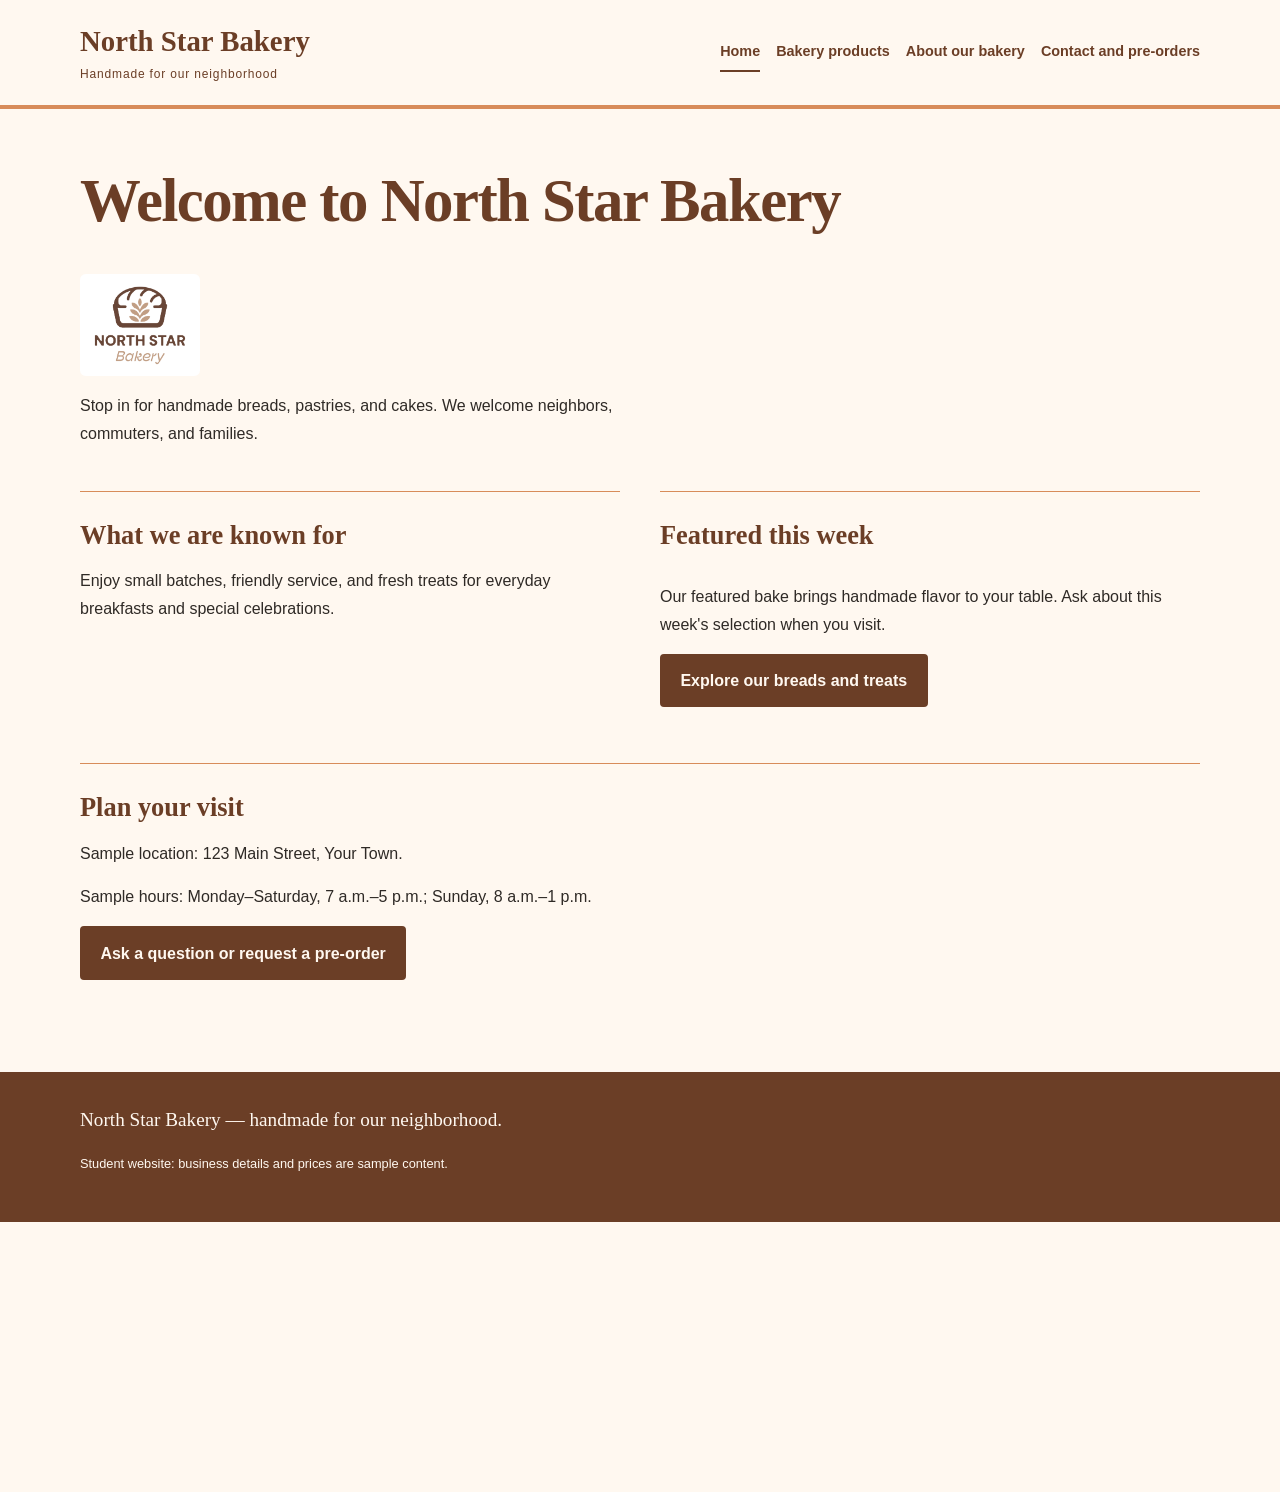
<file: index.html>
<!DOCTYPE html>
<html lang="en">
<head>
  <meta charset="UTF-8">
  <meta name="viewport" content="width=device-width, initial-scale=1">
  <title>Home | North Star Bakery</title>
  <link rel="stylesheet" href="styles.css">
</head>
<body>
<a href="#main-content">Skip to main content</a>
<header>
  <a class="brand" href="index.html">North Star Bakery<span>Handmade for our neighborhood</span></a>
  <nav aria-label="Main navigation">
    <ul>
      <li><a href="index.html" aria-current="page">Home</a></li>
      <li><a href="products.html">Bakery products</a></li>
      <li><a href="about.html">About our bakery</a></li>
      <li><a href="contact.html">Contact and pre-orders</a></li>
    </ul>
  </nav>
</header>
<main id="main-content" tabindex="-1">
  <h1>Welcome to North Star Bakery</h1>
  <img src="media/bakery-logo_c.png"
       alt="North Star Bakery logo" width="200">
  <p>Stop in for handmade breads, pastries, and cakes.
     We welcome neighbors, commuters, and families.</p>
  <section>
    <h2>What we are known for</h2>
    <p>Enjoy small batches, friendly service, and fresh treats
       for everyday breakfasts and special celebrations.</p>
  </section>
  <section>
    <h2>Featured this week</h2>
    <picture>
      <source media="(min-width: 768px)"
              srcset="media/bakery-feature-large_c.png">
      <img src="media/bakery-feature-small_c.png"
           alt="Cookies and pastries in a bakery display case" width="320">
    </picture>
    <p>Our featured bake brings handmade flavor to your table.
       Ask about this week's selection when you visit.</p>
    <a href="products.html">Explore our breads and treats</a>
  </section>
  <section>
    <h2>Plan your visit</h2>
    <p>Sample location: 123 Main Street, Your Town.</p>
    <p>Sample hours: Monday–Saturday, 7 a.m.–5 p.m.;
       Sunday, 8 a.m.–1 p.m.</p>
    <a href="contact.html">Ask a question or request a pre-order</a>
  </section>
</main>
<footer>
  <p>North Star Bakery — handmade for our neighborhood.</p>
  <p>Student website: business details and prices are sample content.</p>
</footer>
</body>
</html>
</file>
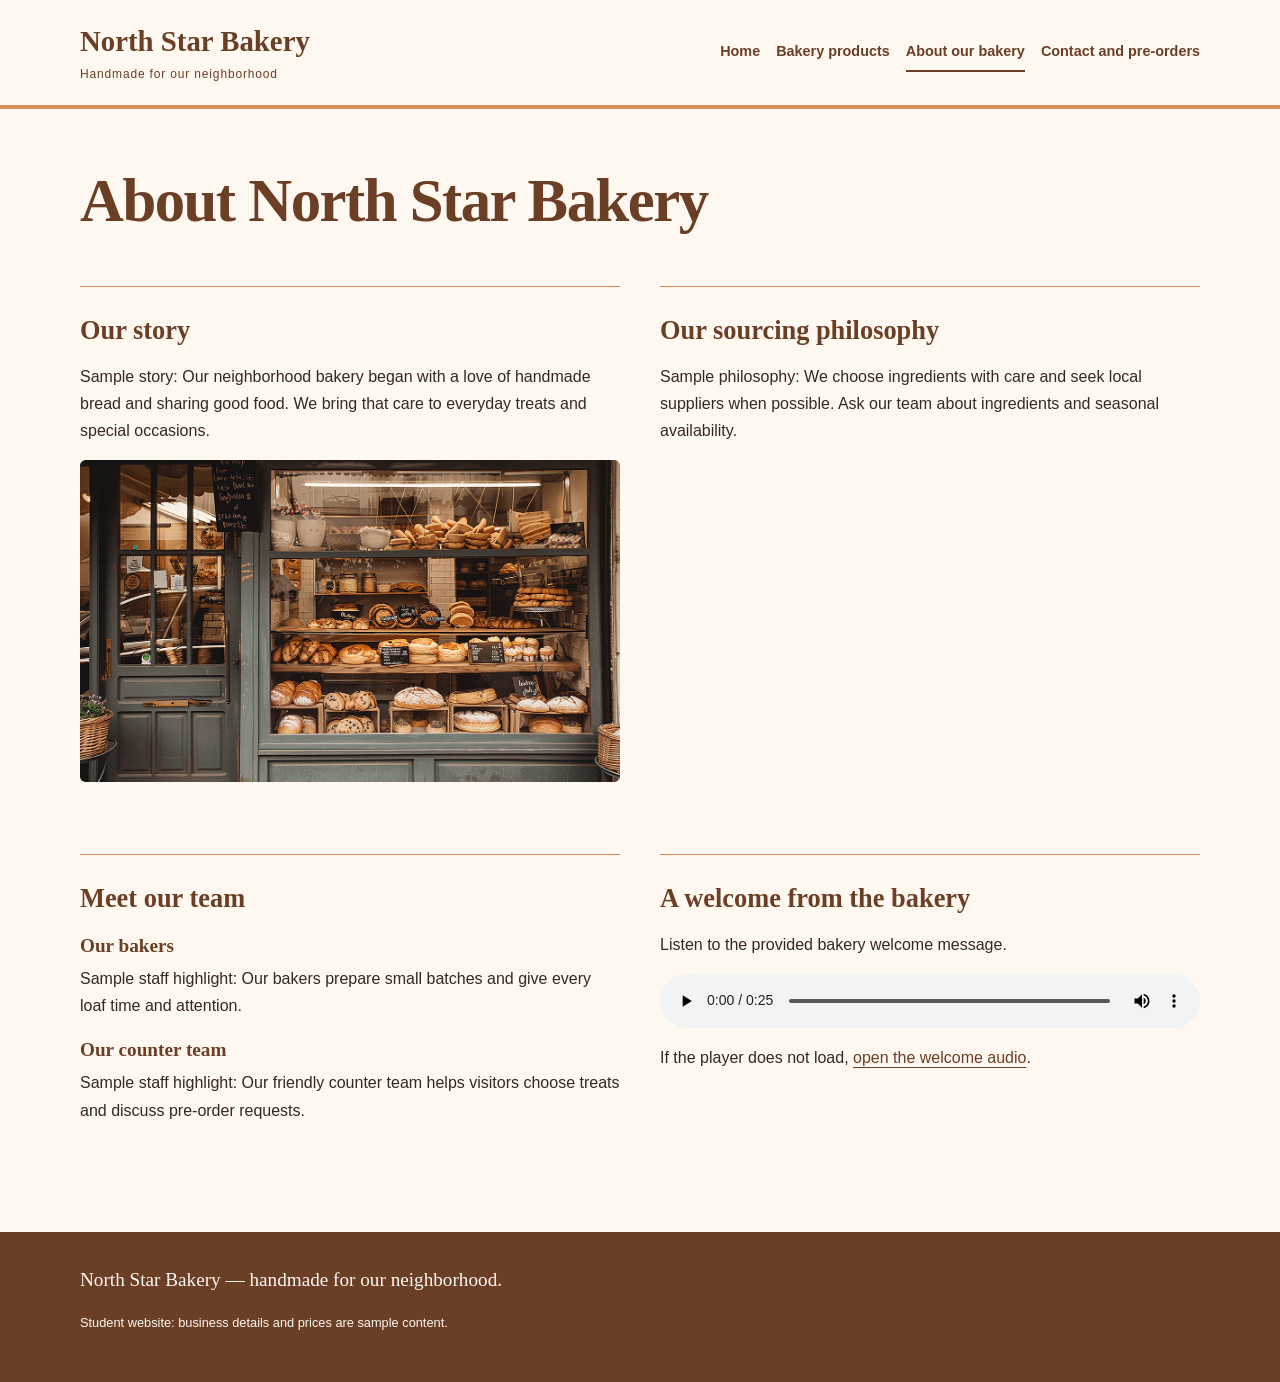
<file: about.html>
<!DOCTYPE html>
<html lang="en">
<head>
  <meta charset="UTF-8">
  <meta name="viewport" content="width=device-width, initial-scale=1">
  <title>About our bakery | North Star Bakery</title>
  <link rel="stylesheet" href="styles.css">
</head>
<body>
<a href="#main-content">Skip to main content</a>
<header>
  <a class="brand" href="index.html">North Star Bakery<span>Handmade for our neighborhood</span></a>
  <nav aria-label="Main navigation">
    <ul>
      <li><a href="index.html">Home</a></li>
      <li><a href="products.html">Bakery products</a></li>
      <li><a href="about.html" aria-current="page">About our bakery</a></li>
      <li><a href="contact.html">Contact and pre-orders</a></li>
    </ul>
  </nav>
</header>
<main id="main-content" tabindex="-1">
  <h1>About North Star Bakery</h1>
  <section>
    <h2>Our story</h2>
    <p>Sample story: Our neighborhood bakery began with a love
       of handmade bread and sharing good food. We bring that
       care to everyday treats and special occasions.</p>
    <img src="media/bakery-storefront_c.png"
         alt="Bakery storefront welcoming neighborhood visitors"
         width="320">
  </section>
  <section>
    <h2>Our sourcing philosophy</h2>
    <p>Sample philosophy: We choose ingredients with care and
       seek local suppliers when possible. Ask our team about
       ingredients and seasonal availability.</p>
  </section>
  <section>
    <h2>Meet our team</h2>
    <h3>Our bakers</h3>
    <p>Sample staff highlight: Our bakers prepare small batches
       and give every loaf time and attention.</p>
    <h3>Our counter team</h3>
    <p>Sample staff highlight: Our friendly counter team helps
       visitors choose treats and discuss pre-order requests.</p>
  </section>
  <section>
    <h2>A welcome from the bakery</h2>
    <p>Listen to the provided bakery welcome message.</p>
    <audio controls preload="metadata">
      <source src="media/bakery-welcome_c.mp3" type="audio/mpeg">
      Your browser does not support this audio player.
      <a href="media/bakery-welcome_c.mp3">Download the welcome audio</a>.
    </audio>
    <p>If the player does not load,
       <a href="media/bakery-welcome_c.mp3">open the welcome audio</a>.</p>
  </section>
</main>
<footer>
  <p>North Star Bakery — handmade for our neighborhood.</p>
  <p>Student website: business details and prices are sample content.</p>
</footer>
</body>
</html>
</file>
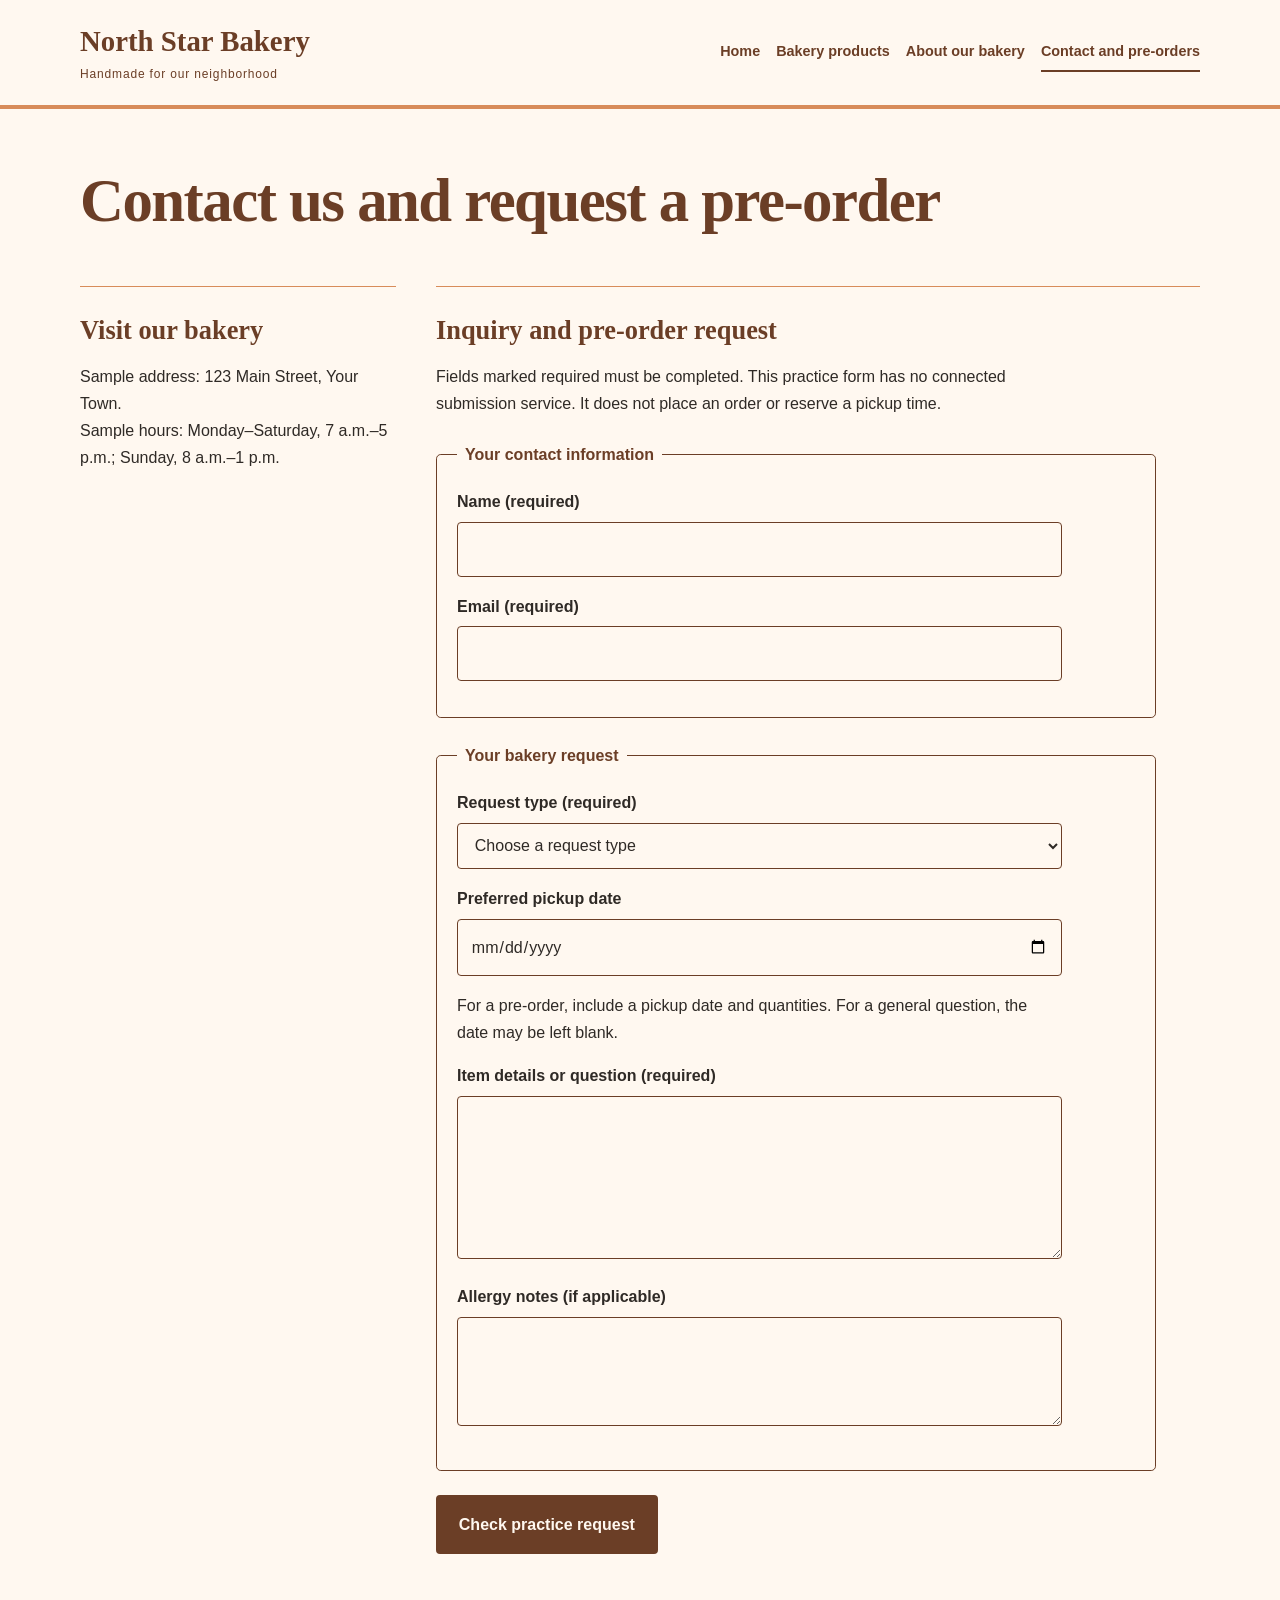
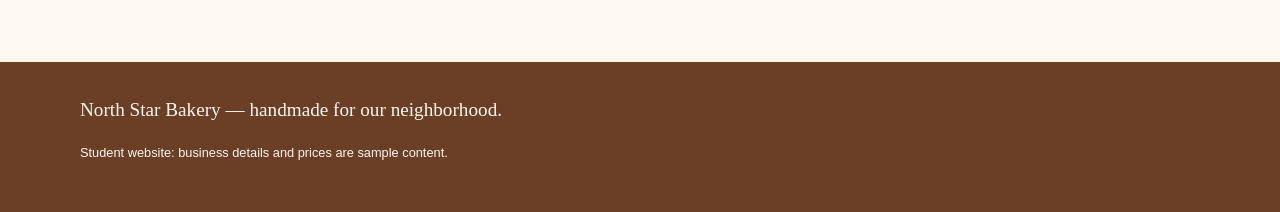
<file: contact.html>
<!DOCTYPE html>
<html lang="en">
<head>
  <meta charset="UTF-8">
  <meta name="viewport" content="width=device-width, initial-scale=1">
  <title>Contact and pre-orders | North Star Bakery</title>
  <link rel="stylesheet" href="styles.css">
  <script src="script.js" defer></script>
</head>
<body>
<a href="#main-content">Skip to main content</a>
<header>
  <a class="brand" href="index.html">North Star Bakery<span>Handmade for our neighborhood</span></a>
  <nav aria-label="Main navigation">
    <ul>
      <li><a href="index.html">Home</a></li>
      <li><a href="products.html">Bakery products</a></li>
      <li><a href="about.html">About our bakery</a></li>
      <li><a href="contact.html" aria-current="page">Contact and pre-orders</a></li>
    </ul>
  </nav>
</header>
<main id="main-content" tabindex="-1">
  <h1>Contact us and request a pre-order</h1>
  <section>
    <h2>Visit our bakery</h2>
    <address>Sample address: 123 Main Street, Your Town.</address>
    <p>Sample hours: Monday–Saturday, 7 a.m.–5 p.m.;
       Sunday, 8 a.m.–1 p.m.</p>
  </section>
  <section>
    <h2>Inquiry and pre-order request</h2>
    <p id="form-help">Fields marked required must be completed.
       This practice form has no connected submission service.
       It does not place an order or reserve a pickup time.</p>
    <form id="request-form" action="contact.html" method="get"
          aria-describedby="form-help">
      <fieldset>
        <legend>Your contact information</legend>
        <p><label for="name">Name (required)</label><br>
          <input id="name" name="name" type="text"
                 autocomplete="name" minlength="2"
                 maxlength="80" required aria-describedby="name-error">
          <span id="name-error" class="field-error"></span></p>
        <p><label for="email">Email (required)</label><br>
          <input id="email" name="email" type="email"
                 autocomplete="email" maxlength="254" required aria-describedby="email-error">
          <span id="email-error" class="field-error"></span></p>
      </fieldset>
      <fieldset>
        <legend>Your bakery request</legend>
        <p><label for="request-type">Request type (required)</label><br>
          <select id="request-type" name="request_type" required aria-describedby="request-type-error request-type-preference">
            <option value="">Choose a request type</option>
            <option value="pre-order">Pre-order request</option>
            <option value="question">General question</option>
          </select>
          <span id="request-type-error" class="field-error"></span>
          <span id="request-type-preference" class="field-note"></span></p>
        <p><label for="pickup-date">Preferred pickup date</label><br>
          <input id="pickup-date" name="pickup_date" type="date" aria-describedby="pickup-date-error">
          <span id="pickup-date-error" class="field-error"></span></p>
        <p>For a pre-order, include a pickup date and quantities.
           For a general question, the date may be left blank.</p>
        <p><label for="details">Item details or question
            (required)</label><br>
          <textarea id="details" name="details" rows="5" cols="35"
                    minlength="10" maxlength="1000" required aria-describedby="details-error"></textarea>
          <span id="details-error" class="field-error"></span></p>
        <p><label for="allergies">Allergy notes (if applicable)</label><br>
          <textarea id="allergies" name="allergy_notes"
                    rows="3" cols="35" maxlength="500"></textarea></p>
      </fieldset>
      <p><button type="submit">Check practice request</button></p>
      <p id="request-status" role="status"></p>
    </form>
  </section>
</main>
<footer>
  <p>North Star Bakery — handmade for our neighborhood.</p>
  <p>Student website: business details and prices are sample content.</p>
</footer>
</body>
</html>
</file>
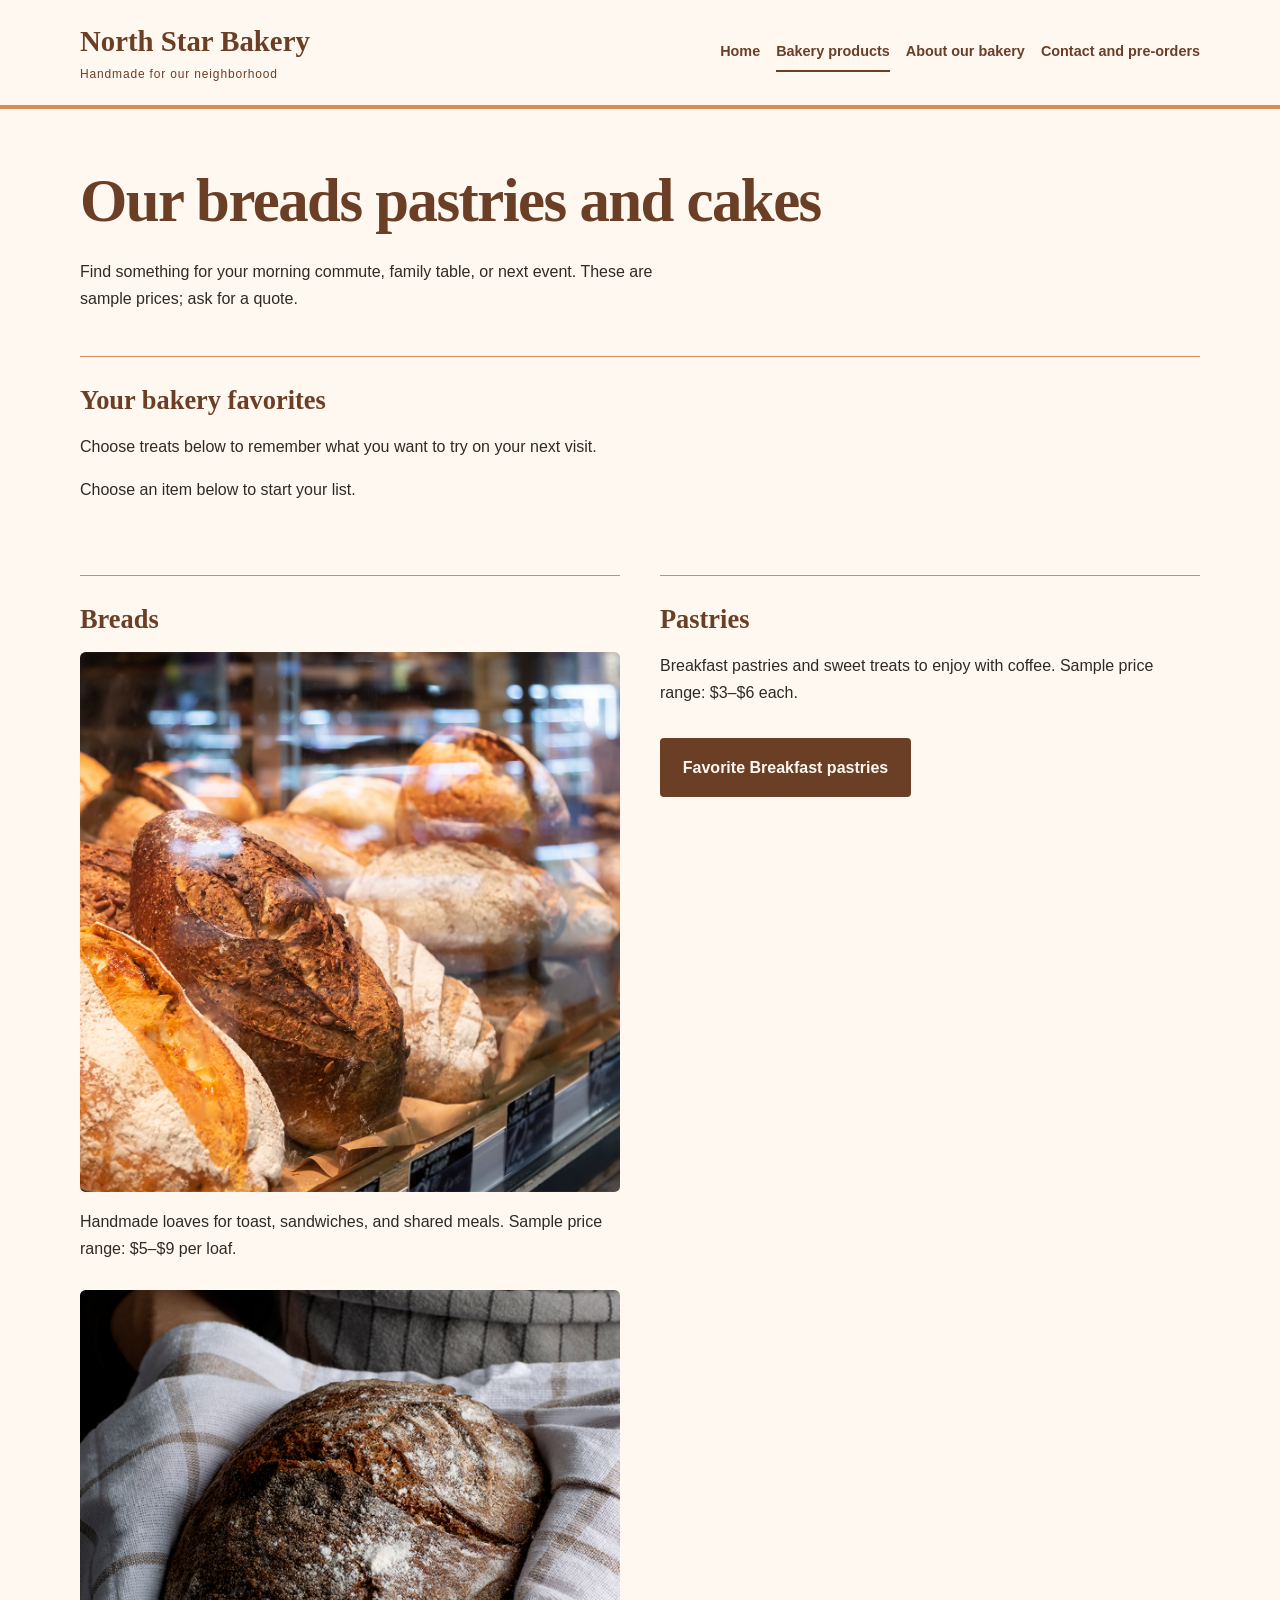
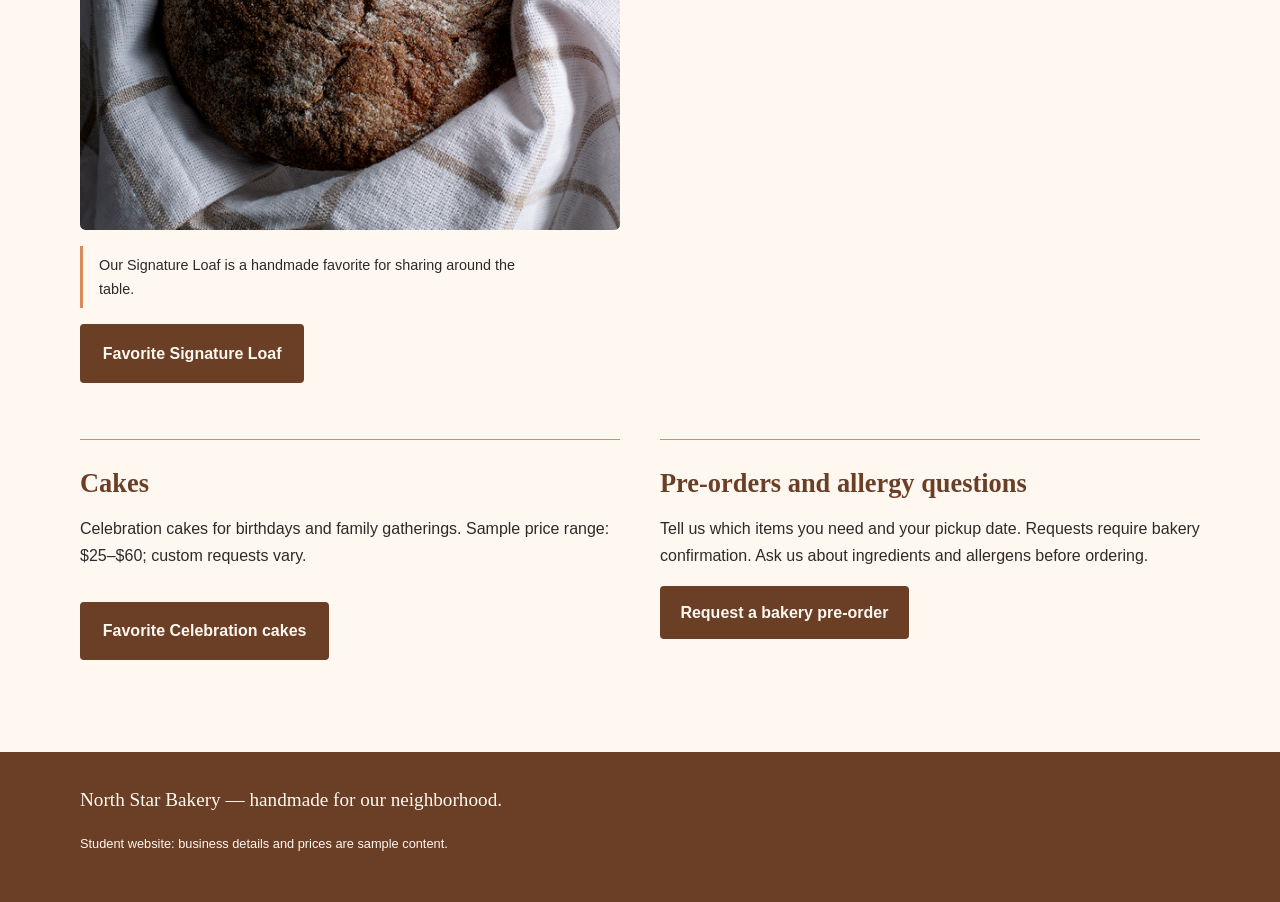
<file: products.html>
<!DOCTYPE html>
<html lang="en">
<head>
  <meta charset="UTF-8">
  <meta name="viewport" content="width=device-width, initial-scale=1">
  <title>Bakery products | North Star Bakery</title>
  <link rel="stylesheet" href="styles.css">
  <script src="script.js" defer></script>
</head>
<body>
<a href="#main-content">Skip to main content</a>
<header>
  <a class="brand" href="index.html">North Star Bakery<span>Handmade for our neighborhood</span></a>
  <nav aria-label="Main navigation">
    <ul>
      <li><a href="index.html">Home</a></li>
      <li><a href="products.html" aria-current="page">Bakery products</a></li>
      <li><a href="about.html">About our bakery</a></li>
      <li><a href="contact.html">Contact and pre-orders</a></li>
    </ul>
  </nav>
</header>
<main id="main-content" tabindex="-1">
  <h1>Our breads pastries and cakes</h1>
  <p>Find something for your morning commute, family table,
     or next event. These are sample prices; ask for a quote.</p>
  <section id="favorites" aria-labelledby="favorites-heading" hidden>
    <h2 id="favorites-heading">Your bakery favorites</h2>
    <p>Choose treats below to remember what you want to try on your next visit.</p>
    <p role="status"></p>
    <ul aria-label="Saved favorites"></ul>
  </section>
  <section>
    <h2>Breads</h2>
    <img src="media/bakery-bread_c.png"
         alt="Golden bread loaves displayed at the bakery counter" width="320">
    <p>Handmade loaves for toast, sandwiches, and shared meals.
       Sample price range: $5–$9 per loaf.</p>
    <figure>
      <img src="media/bakery-signature-loaf_c.png"
           alt="Round flour-dusted Signature Loaf on a cloth" width="320">
      <figcaption>Our Signature Loaf is a handmade favorite
        for sharing around the table.</figcaption>
    </figure>
    <button type="button" class="favorite-toggle" data-favorite="Signature Loaf" hidden>
      Favorite Signature Loaf
    </button>
  </section>
  <section>
    <h2>Pastries</h2>
    <p>Breakfast pastries and sweet treats to enjoy with coffee.
       Sample price range: $3–$6 each.</p>
    <button type="button" class="favorite-toggle" data-favorite="Breakfast pastries" hidden>
      Favorite Breakfast pastries
    </button>
  </section>
  <section>
    <h2>Cakes</h2>
    <p>Celebration cakes for birthdays and family gatherings.
       Sample price range: $25–$60; custom requests vary.</p>
    <button type="button" class="favorite-toggle" data-favorite="Celebration cakes" hidden>
      Favorite Celebration cakes
    </button>
  </section>
  <section>
    <h2>Pre-orders and allergy questions</h2>
    <p>Tell us which items you need and your pickup date.
       Requests require bakery confirmation. Ask us about
       ingredients and allergens before ordering.</p>
    <a href="contact.html">Request a bakery pre-order</a>
  </section>
</main>
<footer>
  <p>North Star Bakery — handmade for our neighborhood.</p>
  <p>Student website: business details and prices are sample content.</p>
</footer>
</body>
</html>
</file>
<file: styles.css>
/* North Star Bakery: mobile-first shared visual design. */
:root { --cream:#fff8f0; --brown:#6b3e26; --peach:#d88c5a; --ink:#2f2a26; }
* { box-sizing:border-box; }
html { scroll-behavior:smooth; }
body { margin:0; background:var(--cream); color:var(--ink); font-family:Arial,Helvetica,sans-serif; font-size:1rem; line-height:1.7; }
a { color:var(--brown); text-underline-offset:.22em; }
a:hover { text-decoration-thickness:2px; }
a:focus-visible,button:focus-visible,input:focus-visible,select:focus-visible,textarea:focus-visible { outline:3px solid var(--brown); outline-offset:4px; }
body>a:first-child { position:absolute; left:1rem; top:-6rem; padding:.75rem 1rem; background:var(--cream); z-index:10; }
body>a:first-child:focus { top:1rem; }
header { padding:1.5rem max(1.25rem,calc((100% - 1120px)/2)); border-bottom:4px solid var(--peach); display:flex; flex-direction:column; gap:1.25rem; }
.brand { font-family:Georgia,serif; font-size:1.8rem; font-weight:bold; line-height:1.2; text-decoration:none; }
.brand span { display:block; margin-top:.5rem; font-family:Arial,Helvetica,sans-serif; font-size:.75rem; letter-spacing:.07em; font-weight:normal; }
nav ul { display:flex; flex-wrap:wrap; gap:.5rem 1rem; list-style:none; padding:0; margin:0; }
nav a { display:inline-block; padding:.4rem 0; font-size:.9rem; font-weight:bold; text-decoration:none; border-bottom:2px solid transparent; }
nav a[aria-current],nav a:hover { border-bottom-color:var(--brown); }
main { max-width:1160px; margin:auto; padding:2.5rem 1.25rem 4rem; }
h1,h2,h3 { font-family:Georgia,'Times New Roman',serif; color:var(--brown); line-height:1.2; }
h1 { font-size:clamp(2.1rem,5vw,3.8rem); max-width:18ch; margin:0; margin-bottom:1.25rem; letter-spacing:-.025em; }
h2 { font-size:1.65rem; margin:0 0 1rem; }
h3 { font-size:1.2rem; margin-bottom:.5rem; }
p { max-width:68ch; margin:0 0 1rem; }
section { padding:1.75rem 0; border-top:1px solid var(--peach); margin-top:1.75rem; min-width:0; }
img,picture { display:block; max-width:100%; }
img { height:auto; border-radius:.35rem; margin:1rem 0; }
main>img { width:120px; }
section img { width:100%; max-width:620px; }
figure { margin:1.75rem 0 0; }
figcaption { border-left:3px solid var(--peach); padding:.4rem 1rem; font-size:.9rem; max-width:60ch; }
section>a { display:inline-block; padding:.7rem 1.15rem; background:var(--brown); color:var(--cream); border:2px solid var(--brown); border-radius:.25rem; font-weight:bold; text-decoration:none; transition:background-color .2s,color .2s; }
section>a:hover { background:var(--cream); color:var(--brown); }
audio { display:block; width:100%; max-width:560px; margin:1rem 0; }
address { font-style:normal; }
form { max-width:720px; }
fieldset { min-width:0; margin:1.5rem 0; padding:1.25rem; border:1px solid var(--brown); border-radius:.3rem; }
legend { padding:0 .5rem; color:var(--brown); font-weight:bold; }
label { display:inline-block; font-weight:bold; margin-bottom:.4rem; }
input,select,textarea { width:100%; max-width:100%; padding:.8rem; color:var(--ink); background:var(--cream); border:1px solid var(--brown); border-radius:.25rem; font:inherit; }
textarea { resize:vertical; }
button { background:var(--brown); color:var(--cream); border:2px solid var(--brown); padding:.85rem 1.3rem; border-radius:.25rem; font:inherit; font-weight:bold; cursor:pointer; transition:background-color .2s,color .2s; }
button:hover { background:var(--cream); color:var(--brown); }
footer { padding:2rem max(1.25rem,calc((100% - 1120px)/2)); background:var(--brown); color:var(--cream); }
footer p:first-child { font-family:Georgia,serif; font-size:1.2rem; }
footer p:last-child { font-size:.8rem; }
/* Desktop: wrap sections into balanced columns while preserving reading order. */
@media (min-width:768px) {
 header { flex-direction:row; align-items:center; justify-content:space-between; gap:2rem; }
 nav ul { justify-content:flex-end; }
 main { display:flex; flex-wrap:wrap; gap:0 2.5rem; padding-top:3.5rem; }
 main>h1,main>p { flex-basis:100%; }
 main>h1 { max-width:100%; }
 main>section { flex:1 1 calc(50% - 2.5rem); }
 main>section:has(form) { flex-basis:65%; }
 main>section:first-of-type:has(address) { flex:1 1 25%; }
 main>img { flex:0 0 120px; margin-right:100%; }
}
@media (prefers-reduced-motion:reduce) { html { scroll-behavior:auto; } * { transition:none !important; } }


/* Favorites and form feedback. */
main > #favorites { flex-basis:100%; }
#favorites ul { margin-bottom:0; }
#favorites ul:empty { display:none; }
.favorite-toggle { margin-top:1rem; }
.favorite-toggle[aria-pressed="true"] { background:var(--cream); color:var(--brown); }
.favorite-toggle[aria-pressed="true"]::before { content:"✓ "; }
.field-error, .field-note { display:block; font-size:.9rem; }
.field-error, [aria-invalid="true"] { color:#8b2424; }
[aria-invalid="true"] { border:2px solid #8b2424; }
.field-error { font-weight:bold; }
.field-error:not(:empty), .field-note:not(:empty) { margin-top:.35rem; }
#request-status:not(:empty) { padding:.6rem .8rem; border-left:3px solid var(--brown); }
</file>
